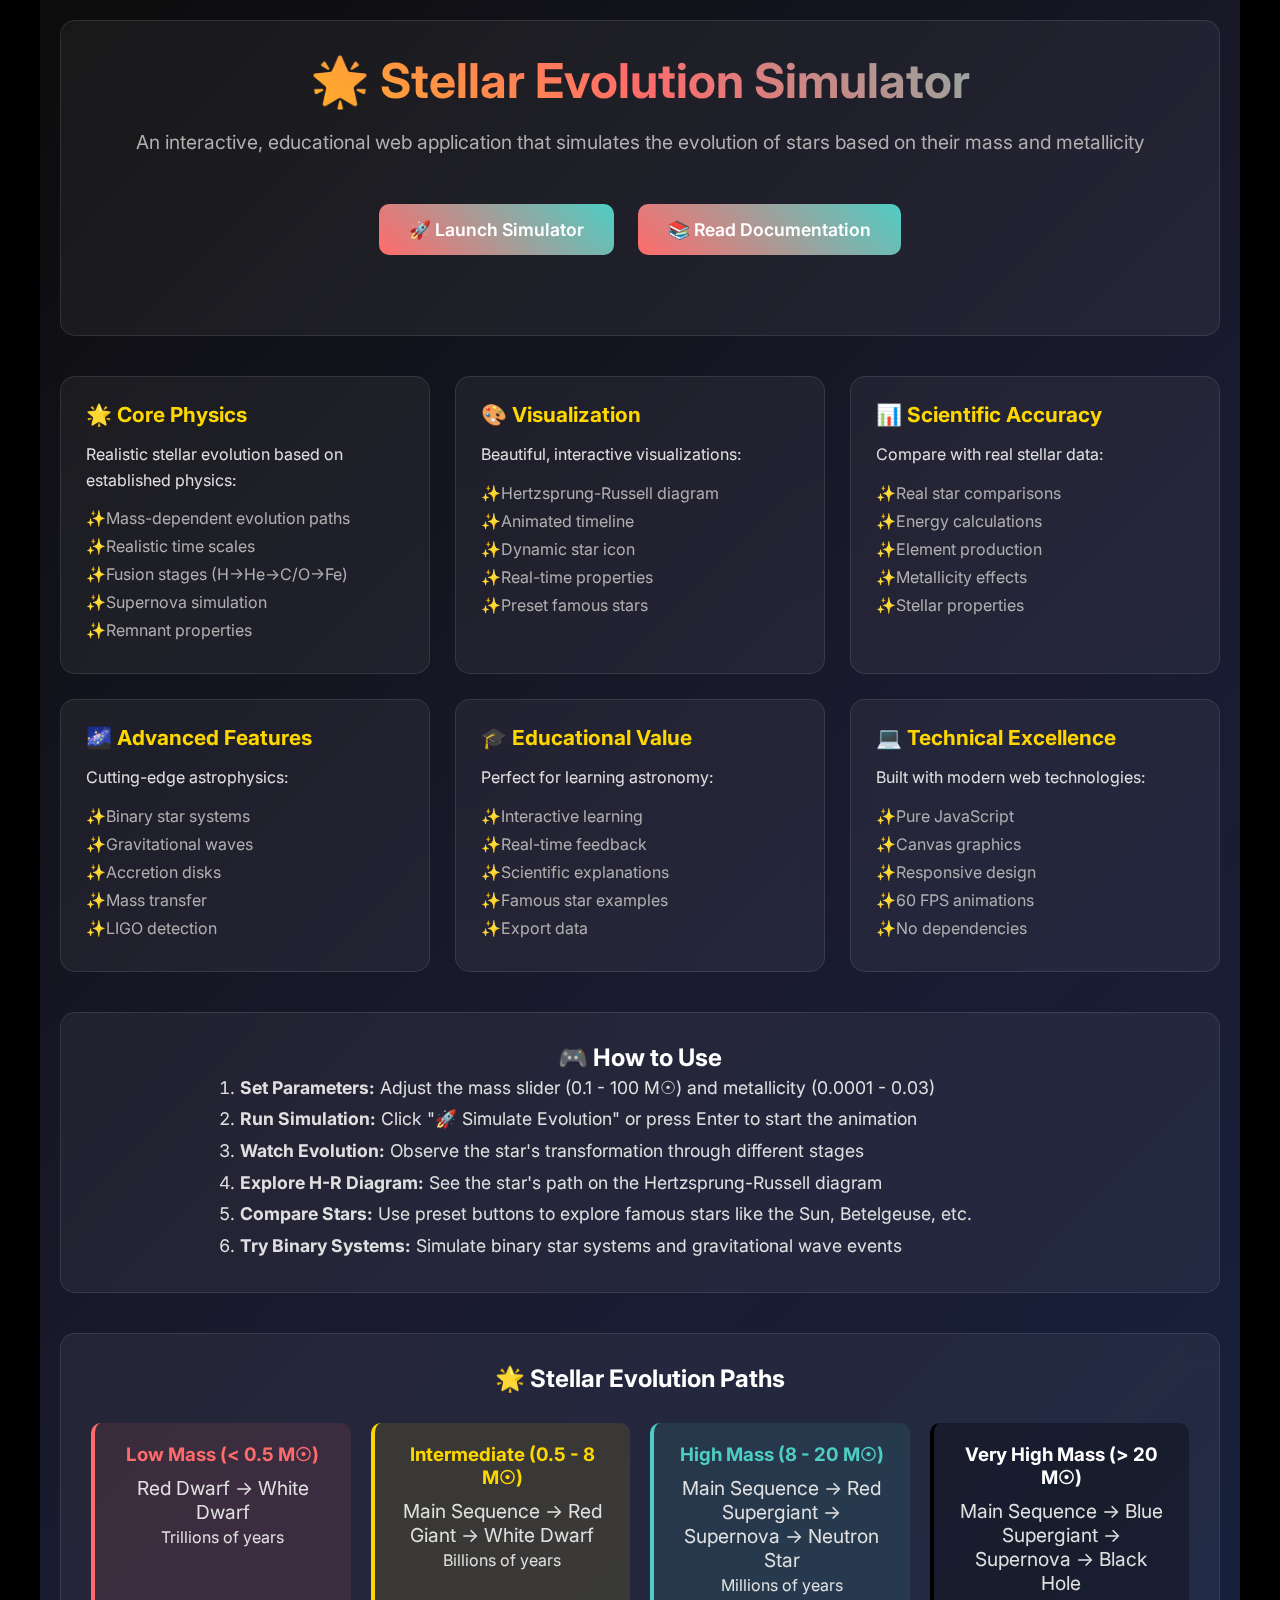
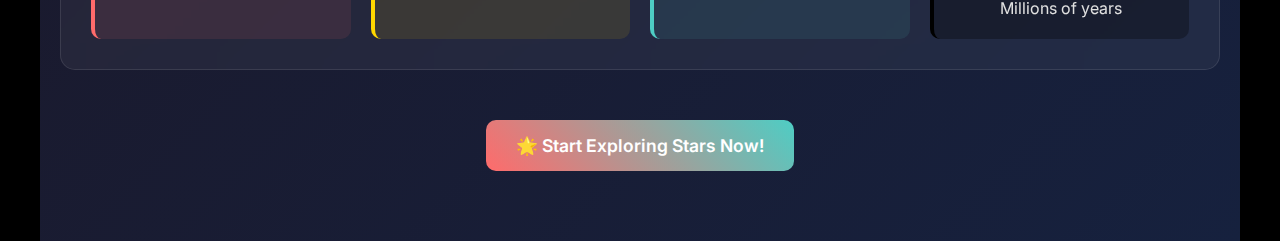
<file: demo.html>
<!DOCTYPE html>
<html lang="en">
<head>
    <meta charset="UTF-8">
    <meta name="viewport" content="width=device-width, initial-scale=1.0">
    <title>Stellar Evolution Simulator - Demo</title>
    <link rel="stylesheet" href="styles.css">
    <link href="https://fonts.googleapis.com/css2?family=Inter:wght@300;400;500;600;700&display=swap" rel="stylesheet">
    <style>
        .demo-container {
            max-width: 1200px;
            margin: 0 auto;
            padding: 20px;
            background: linear-gradient(135deg, #0c0c0c 0%, #1a1a2e 50%, #16213e 100%);
            min-height: 100vh;
            color: white;
        }
        
        .demo-header {
            text-align: center;
            margin-bottom: 40px;
            padding: 30px;
            background: rgba(255, 255, 255, 0.05);
            border-radius: 15px;
            backdrop-filter: blur(10px);
            border: 1px solid rgba(255, 255, 255, 0.1);
        }
        
        .demo-header h1 {
            font-size: 3rem;
            font-weight: 700;
            background: linear-gradient(45deg, #ffd700, #ff6b6b, #4ecdc4);
            -webkit-background-clip: text;
            -webkit-text-fill-color: transparent;
            background-clip: text;
            margin-bottom: 20px;
        }
        
        .demo-header p {
            font-size: 1.2rem;
            color: #b0b0b0;
            margin-bottom: 30px;
        }
        
        .feature-grid {
            display: grid;
            grid-template-columns: repeat(auto-fit, minmax(300px, 1fr));
            gap: 25px;
            margin-bottom: 40px;
        }
        
        .feature-card {
            background: rgba(255, 255, 255, 0.05);
            border-radius: 15px;
            padding: 25px;
            backdrop-filter: blur(10px);
            border: 1px solid rgba(255, 255, 255, 0.1);
            transition: all 0.3s ease;
        }
        
        .feature-card:hover {
            transform: translateY(-5px);
            background: rgba(255, 255, 255, 0.08);
        }
        
        .feature-card h3 {
            color: #ffd700;
            margin-bottom: 15px;
            font-size: 1.3rem;
        }
        
        .feature-card p {
            color: #e0e0e0;
            line-height: 1.6;
            margin-bottom: 15px;
        }
        
        .feature-list {
            list-style: none;
            padding: 0;
        }
        
        .feature-list li {
            color: #b0b0b0;
            margin-bottom: 8px;
            padding-left: 20px;
            position: relative;
        }
        
        .feature-list li::before {
            content: "✨";
            position: absolute;
            left: 0;
            color: #ffd700;
        }
        
        .demo-buttons {
            text-align: center;
            margin: 40px 0;
        }
        
        .demo-btn {
            display: inline-block;
            padding: 15px 30px;
            margin: 10px;
            background: linear-gradient(45deg, #ff6b6b, #4ecdc4);
            color: white;
            text-decoration: none;
            border-radius: 10px;
            font-weight: 600;
            font-size: 1.1rem;
            transition: all 0.3s ease;
        }
        
        .demo-btn:hover {
            transform: translateY(-2px);
            box-shadow: 0 8px 25px rgba(255, 107, 107, 0.3);
        }
        
        .screenshot {
            width: 100%;
            max-width: 600px;
            border-radius: 10px;
            margin: 20px auto;
            display: block;
            box-shadow: 0 10px 30px rgba(0, 0, 0, 0.3);
        }
    </style>
</head>
<body>
    <div class="demo-container">
        <div class="demo-header">
            <h1>🌟 Stellar Evolution Simulator</h1>
            <p>An interactive, educational web application that simulates the evolution of stars based on their mass and metallicity</p>
            <div class="demo-buttons">
                <a href="index.html" class="demo-btn">🚀 Launch Simulator</a>
                <a href="README.md" class="demo-btn">📚 Read Documentation</a>
            </div>
        </div>

        <div class="feature-grid">
            <div class="feature-card">
                <h3>🌟 Core Physics</h3>
                <p>Realistic stellar evolution based on established physics:</p>
                <ul class="feature-list">
                    <li>Mass-dependent evolution paths</li>
                    <li>Realistic time scales</li>
                    <li>Fusion stages (H→He→C/O→Fe)</li>
                    <li>Supernova simulation</li>
                    <li>Remnant properties</li>
                </ul>
            </div>

            <div class="feature-card">
                <h3>🎨 Visualization</h3>
                <p>Beautiful, interactive visualizations:</p>
                <ul class="feature-list">
                    <li>Hertzsprung-Russell diagram</li>
                    <li>Animated timeline</li>
                    <li>Dynamic star icon</li>
                    <li>Real-time properties</li>
                    <li>Preset famous stars</li>
                </ul>
            </div>

            <div class="feature-card">
                <h3>📊 Scientific Accuracy</h3>
                <p>Compare with real stellar data:</p>
                <ul class="feature-list">
                    <li>Real star comparisons</li>
                    <li>Energy calculations</li>
                    <li>Element production</li>
                    <li>Metallicity effects</li>
                    <li>Stellar properties</li>
                </ul>
            </div>

            <div class="feature-card">
                <h3>🌌 Advanced Features</h3>
                <p>Cutting-edge astrophysics:</p>
                <ul class="feature-list">
                    <li>Binary star systems</li>
                    <li>Gravitational waves</li>
                    <li>Accretion disks</li>
                    <li>Mass transfer</li>
                    <li>LIGO detection</li>
                </ul>
            </div>

            <div class="feature-card">
                <h3>🎓 Educational Value</h3>
                <p>Perfect for learning astronomy:</p>
                <ul class="feature-list">
                    <li>Interactive learning</li>
                    <li>Real-time feedback</li>
                    <li>Scientific explanations</li>
                    <li>Famous star examples</li>
                    <li>Export data</li>
                </ul>
            </div>

            <div class="feature-card">
                <h3>💻 Technical Excellence</h3>
                <p>Built with modern web technologies:</p>
                <ul class="feature-list">
                    <li>Pure JavaScript</li>
                    <li>Canvas graphics</li>
                    <li>Responsive design</li>
                    <li>60 FPS animations</li>
                    <li>No dependencies</li>
                </ul>
            </div>
        </div>

        <div class="demo-header">
            <h2>🎮 How to Use</h2>
            <div style="text-align: left; max-width: 800px; margin: 0 auto;">
                <ol style="color: #e0e0e0; line-height: 1.8; font-size: 1.1rem;">
                    <li><strong>Set Parameters:</strong> Adjust the mass slider (0.1 - 100 M☉) and metallicity (0.0001 - 0.03)</li>
                    <li><strong>Run Simulation:</strong> Click "🚀 Simulate Evolution" or press Enter to start the animation</li>
                    <li><strong>Watch Evolution:</strong> Observe the star's transformation through different stages</li>
                    <li><strong>Explore H-R Diagram:</strong> See the star's path on the Hertzsprung-Russell diagram</li>
                    <li><strong>Compare Stars:</strong> Use preset buttons to explore famous stars like the Sun, Betelgeuse, etc.</li>
                    <li><strong>Try Binary Systems:</strong> Simulate binary star systems and gravitational wave events</li>
                </ol>
            </div>
        </div>

        <div class="demo-header">
            <h2>🌟 Stellar Evolution Paths</h2>
            <div style="display: grid; grid-template-columns: repeat(auto-fit, minmax(250px, 1fr)); gap: 20px; margin-top: 30px;">
                <div style="background: rgba(255, 107, 107, 0.1); padding: 20px; border-radius: 10px; border-left: 4px solid #ff6b6b;">
                    <h3 style="color: #ff6b6b; margin-bottom: 10px;">Low Mass (< 0.5 M☉)</h3>
                    <p style="color: #e0e0e0; margin: 0;">Red Dwarf → White Dwarf<br><small>Trillions of years</small></p>
                </div>
                <div style="background: rgba(255, 215, 0, 0.1); padding: 20px; border-radius: 10px; border-left: 4px solid #ffd700;">
                    <h3 style="color: #ffd700; margin-bottom: 10px;">Intermediate (0.5 - 8 M☉)</h3>
                    <p style="color: #e0e0e0; margin: 0;">Main Sequence → Red Giant → White Dwarf<br><small>Billions of years</small></p>
                </div>
                <div style="background: rgba(78, 205, 196, 0.1); padding: 20px; border-radius: 10px; border-left: 4px solid #4ecdc4;">
                    <h3 style="color: #4ecdc4; margin-bottom: 10px;">High Mass (8 - 20 M☉)</h3>
                    <p style="color: #e0e0e0; margin: 0;">Main Sequence → Red Supergiant → Supernova → Neutron Star<br><small>Millions of years</small></p>
                </div>
                <div style="background: rgba(0, 0, 0, 0.3); padding: 20px; border-radius: 10px; border-left: 4px solid #000;">
                    <h3 style="color: #fff; margin-bottom: 10px;">Very High Mass (> 20 M☉)</h3>
                    <p style="color: #e0e0e0; margin: 0;">Main Sequence → Blue Supergiant → Supernova → Black Hole<br><small>Millions of years</small></p>
                </div>
            </div>
        </div>

        <div class="demo-buttons">
            <a href="index.html" class="demo-btn">🌟 Start Exploring Stars Now!</a>
        </div>
    </div>
</body>
</html>
</file>
<file: styles.css>
* {
    margin: 0;
    padding: 0;
    box-sizing: border-box;
}

body {
    font-family: 'Inter', sans-serif;
    background: #000000;
    color: #ffffff;
    min-height: 100vh;
    overflow-x: hidden;
}

.container {
    max-width: 1400px;
    margin: 0 auto;
    padding: 20px;
}

.header {
    text-align: center;
    margin-bottom: 30px;
    padding: 20px;
    background: rgba(255, 255, 255, 0.05);
    border-radius: 15px;
    backdrop-filter: blur(10px);
    border: 1px solid rgba(255, 255, 255, 0.1);
}

.header h1 {
    font-size: 2.5rem;
    font-weight: 700;
    background: linear-gradient(45deg, #ffd700, #ff6b6b, #4ecdc4);
    -webkit-background-clip: text;
    -webkit-text-fill-color: transparent;
    background-clip: text;
    margin-bottom: 10px;
}

.header p {
    font-size: 1.1rem;
    color: #b0b0b0;
    font-weight: 300;
}

.main-content {
    display: grid;
    grid-template-columns: 300px 1fr;
    gap: 30px;
    margin-bottom: 30px;
}

.control-panel {
    background: rgba(255, 255, 255, 0.05);
    border-radius: 15px;
    padding: 25px;
    backdrop-filter: blur(10px);
    border: 1px solid rgba(255, 255, 255, 0.1);
    height: fit-content;
}

.input-group {
    margin-bottom: 25px;
}

.input-group label {
    display: block;
    margin-bottom: 8px;
    font-weight: 500;
    color: #e0e0e0;
}

.input-group input[type="range"] {
    width: 100%;
    height: 6px;
    border-radius: 3px;
    background: #333;
    outline: none;
    -webkit-appearance: none;
    margin-bottom: 10px;
}

.input-group input[type="range"]::-webkit-slider-thumb {
    -webkit-appearance: none;
    appearance: none;
    width: 20px;
    height: 20px;
    border-radius: 50%;
    background: linear-gradient(45deg, #ffd700, #ff6b6b);
    cursor: pointer;
    box-shadow: 0 2px 6px rgba(0, 0, 0, 0.3);
}

.input-group input[type="range"]::-moz-range-thumb {
    width: 20px;
    height: 20px;
    border-radius: 50%;
    background: linear-gradient(45deg, #ffd700, #ff6b6b);
    cursor: pointer;
    border: none;
    box-shadow: 0 2px 6px rgba(0, 0, 0, 0.3);
}

.input-group span {
    display: block;
    text-align: center;
    font-weight: 600;
    color: #ffd700;
    font-size: 1.1rem;
}

.simulate-btn {
    width: 100%;
    padding: 15px;
    background: linear-gradient(45deg, #ff6b6b, #4ecdc4);
    border: none;
    border-radius: 10px;
    color: white;
    font-size: 1.1rem;
    font-weight: 600;
    cursor: pointer;
    transition: all 0.3s ease;
    margin-bottom: 25px;
}

.simulate-btn:hover {
    transform: translateY(-2px);
    box-shadow: 0 8px 25px rgba(255, 107, 107, 0.3);
}

.next-phase-btn {
    width: 100%;
    padding: 15px;
    background: linear-gradient(45deg, #4ecdc4, #44a08d);
    border: none;
    border-radius: 10px;
    color: white;
    font-size: 1.1rem;
    font-weight: 600;
    cursor: pointer;
    transition: all 0.3s ease;
    margin-top: 10px;
    display: none; /* Initially hidden */
}

.next-phase-btn:hover {
    transform: translateY(-2px);
    box-shadow: 0 8px 25px rgba(78, 205, 196, 0.3);
}

.next-phase-btn:disabled {
    background: #666;
    cursor: not-allowed;
    transform: none;
    box-shadow: none;
}

.preset-stars h3 {
    margin-bottom: 15px;
    color: #e0e0e0;
    font-size: 1.1rem;
}

.preset-btn {
    display: block;
    width: 100%;
    padding: 10px;
    margin-bottom: 8px;
    background: rgba(255, 255, 255, 0.1);
    border: 1px solid rgba(255, 255, 255, 0.2);
    border-radius: 8px;
    color: white;
    cursor: pointer;
    transition: all 0.3s ease;
    font-size: 0.9rem;
}

.preset-btn:hover {
    background: rgba(255, 255, 255, 0.2);
    transform: translateX(5px);
}

.visualization-area {
    display: flex;
    flex-direction: column;
    gap: 25px;
}

.star-display {
    background: rgba(255, 255, 255, 0.05);
    border-radius: 15px;
    padding: 25px;
    backdrop-filter: blur(10px);
    border: 1px solid rgba(255, 255, 255, 0.1);
    text-align: center;
}

.star-icon {
    font-size: 4rem;
    margin-bottom: 20px;
    transition: all 0.5s ease;
    display: inline-block;
}

.star-info h3 {
    font-size: 1.5rem;
    margin-bottom: 15px;
    color: #ffd700;
}

.star-properties {
    display: grid;
    grid-template-columns: repeat(auto-fit, minmax(150px, 1fr));
    gap: 15px;
    margin-top: 15px;
}

.property {
    background: rgba(255, 255, 255, 0.1);
    padding: 10px;
    border-radius: 8px;
    text-align: center;
}

.property-label {
    font-size: 0.9rem;
    color: #b0b0b0;
    margin-bottom: 5px;
}

.property-value {
    font-size: 1.1rem;
    font-weight: 600;
    color: #ffffff;
}

.star-image-container {
    background: rgba(255, 255, 255, 0.05);
    border-radius: 15px;
    padding: 25px;
    backdrop-filter: blur(10px);
    border: 1px solid rgba(255, 255, 255, 0.1);
}

.star-image-container h3 {
    margin-bottom: 20px;
    color: #e0e0e0;
    text-align: center;
}

.star-image {
    text-align: center;
    min-height: 300px;
    display: flex;
    flex-direction: column;
    justify-content: center;
    align-items: center;
}

.star-image img {
    max-width: 100%;
    max-height: 250px;
    border-radius: 10px;
    box-shadow: 0 10px 30px rgba(0, 0, 0, 0.5);
    transition: all 0.5s ease;
}

.image-caption {
    margin-top: 15px;
    color: #b0b0b0;
    font-style: italic;
    text-align: center;
    max-width: 400px;
}

.timeline-container {
    background: rgba(255, 255, 255, 0.05);
    border-radius: 15px;
    padding: 25px;
    backdrop-filter: blur(10px);
    border: 1px solid rgba(255, 255, 255, 0.1);
}

.timeline-container h3 {
    margin-bottom: 20px;
    color: #e0e0e0;
    text-align: center;
}

.timeline {
    display: flex;
    flex-direction: column;
    gap: 15px;
    max-height: 300px;
    overflow-y: auto;
    padding-right: 10px;
}

.timeline-item {
    background: rgba(255, 255, 255, 0.1);
    padding: 15px;
    border-radius: 10px;
    border-left: 4px solid #ffd700;
    transition: all 0.3s ease;
    position: relative;
}

.timeline-item.active {
    background: rgba(255, 215, 0, 0.2);
    border-left-color: #ff6b6b;
    transform: scale(1.02);
}

.timeline-item h4 {
    color: #ffd700;
    margin-bottom: 8px;
    font-size: 1.1rem;
}

.timeline-item p {
    color: #b0b0b0;
    font-size: 0.9rem;
    line-height: 1.4;
}

.timeline-item .time {
    position: absolute;
    top: 15px;
    right: 15px;
    background: rgba(0, 0, 0, 0.3);
    padding: 4px 8px;
    border-radius: 4px;
    font-size: 0.8rem;
    color: #ffd700;
}

.physics-panel {
    background: rgba(255, 255, 255, 0.05);
    border-radius: 15px;
    padding: 25px;
    backdrop-filter: blur(10px);
    border: 1px solid rgba(255, 255, 255, 0.1);
    margin-bottom: 30px;
}

.physics-panel h3 {
    margin-bottom: 20px;
    color: #e0e0e0;
    text-align: center;
}

.physics-info {
    display: grid;
    grid-template-columns: repeat(auto-fit, minmax(250px, 1fr));
    gap: 20px;
}

.info-section {
    background: rgba(255, 255, 255, 0.1);
    padding: 20px;
    border-radius: 10px;
}

.info-section h4 {
    color: #ffd700;
    margin-bottom: 15px;
    font-size: 1.1rem;
}

.info-section div {
    color: #e0e0e0;
    line-height: 1.6;
}


/* Scrollbar styling */
::-webkit-scrollbar {
    width: 8px;
}

::-webkit-scrollbar-track {
    background: rgba(255, 255, 255, 0.1);
    border-radius: 4px;
}

::-webkit-scrollbar-thumb {
    background: linear-gradient(45deg, #ffd700, #ff6b6b);
    border-radius: 4px;
}

::-webkit-scrollbar-thumb:hover {
    background: linear-gradient(45deg, #ff6b6b, #4ecdc4);
}

/* Star animation keyframes */
@keyframes pulse {
    0% {
        transform: scale(1);
        box-shadow: 0 0 20px currentColor;
    }
    100% {
        transform: scale(1.05);
        box-shadow: 0 0 40px currentColor;
    }
}

@keyframes twinkle {
    0%, 100% {
        opacity: 1;
    }
    50% {
        opacity: 0.7;
    }
}

.star-icon {
    animation: twinkle 3s ease-in-out infinite;
}

/* Responsive design */
@media (max-width: 768px) {
    .main-content {
        grid-template-columns: 1fr;
        gap: 20px;
    }
    
    .header h1 {
        font-size: 2rem;
    }
    
    .physics-info {
        grid-template-columns: 1fr;
    }
}
</file>
